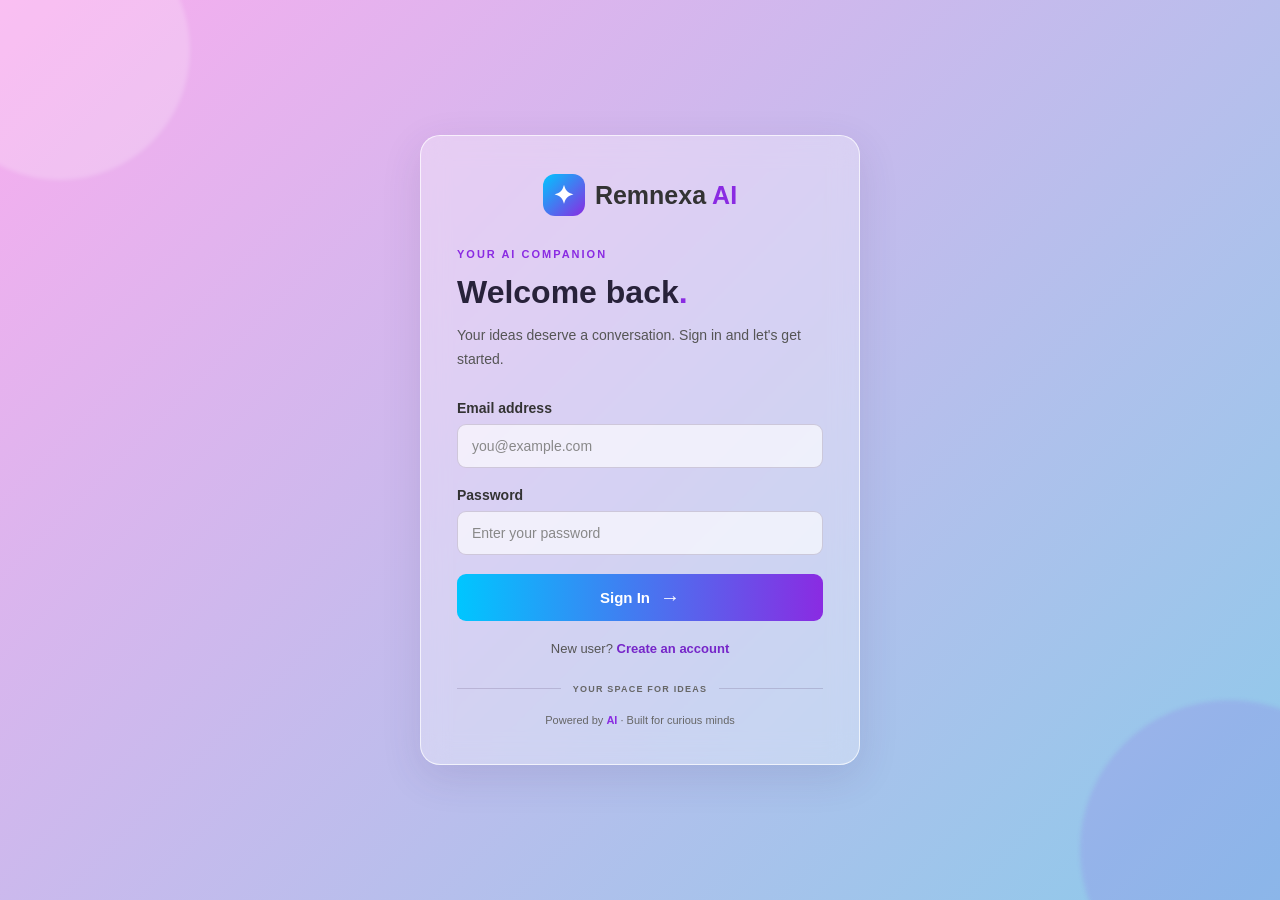
<file: index.html>
<!DOCTYPE html>
<html lang="en">
<head>
    <meta charset="UTF-8">
    <meta name="viewport" content="width=device-width, initial-scale=1.0">
    <title>Remnexa AI</title>
    <link rel="stylesheet" href="style.css">
</head>
<body>

    <div class="app-layout">

        <!-- LEFT SIDEBAR -->
        <aside class="sidebar" id="sidebar">

            <div class="sidebar-header">
                <div class="sidebar-logo">
                    <img src="logo.png" alt="Remnexa AI">
                    <h2>Remnexa AI</h2>
                </div>

              <!--  <button id="newChatBtn" type="button">
                    + New Chat
                </button>-->
            </div>

            <!--<h3 class="history-heading">Recent Chats</h3>

            <div id="conversationList" class="conversation-list">
          </div>-->

        </aside>

        <!-- RIGHT CHAT AREA -->
        <main class="chat-area">

            <div class="chat-header">
                <h2>Remnexa AI</h2>
            </div>

            <div id="chatbox">

            </div>

            <div id="D1">
                <input
                    id="userInput"
                    type="text"
                    placeholder="Type a message... OR speak"
                >

                <button
                    id="micBtn"
                    type="button"
                    onclick="startVoiceInput()"
                >
                    🎤
                </button>

                <button id="sendBtn" type="button">
                    Send
                </button>
            </div>

        </main>

    </div>

    <script src="script.js"></script>

</body>
</html>
</file>
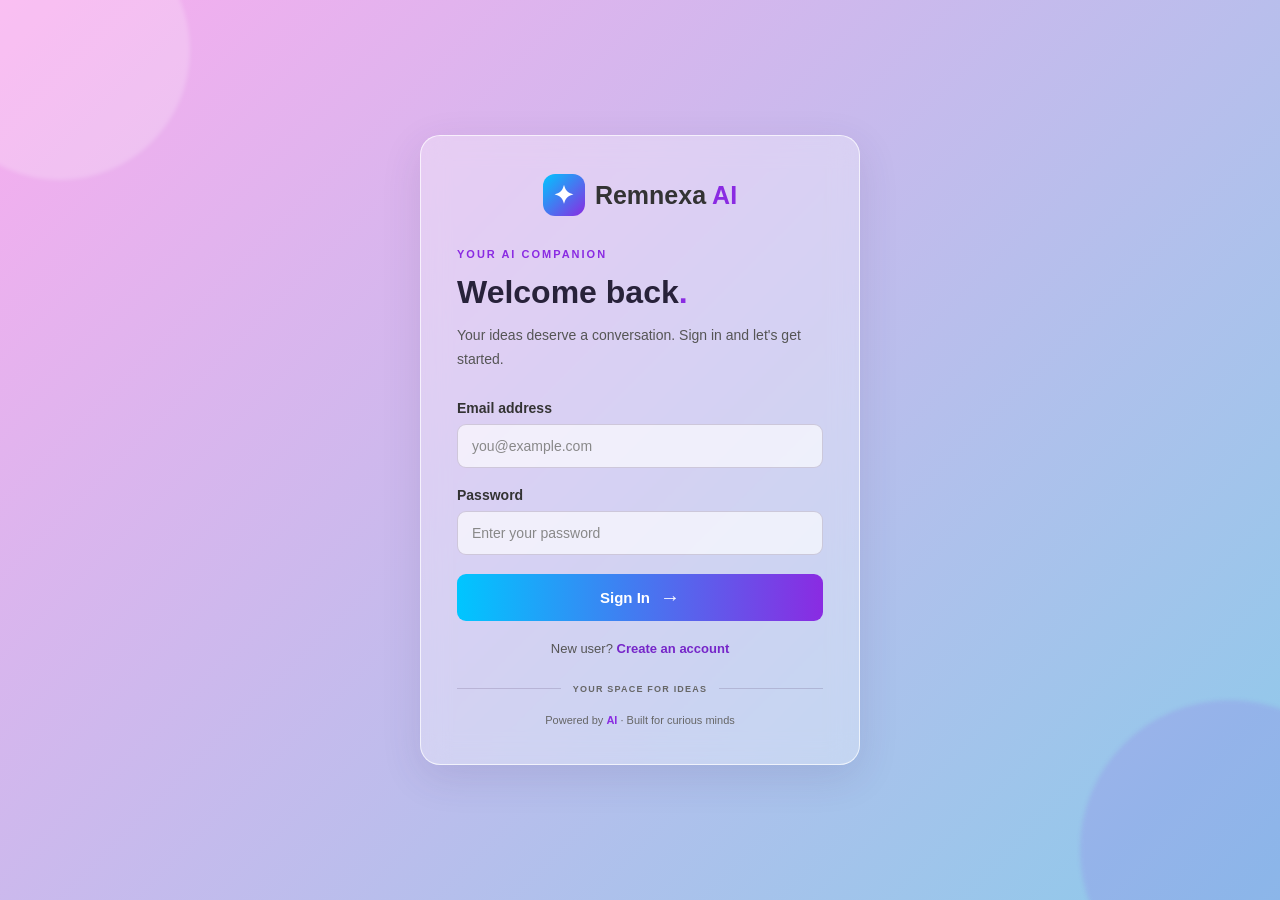
<file: login.html>
<!DOCTYPE html>
<html lang="en">

<head>
    <meta charset="UTF-8">
    <meta name="viewport" content="width=device-width, initial-scale=1.0">

    <title>Login | AI Chatbot</title>

    <link rel="stylesheet" href="login.css">
</head>

<body>

    <div class="background-shape shape-one"></div>
    <div class="background-shape shape-two"></div>

    <main class="login-container">

        <div class="logo">
            <div class="logo-icon">✦</div>
            <span>Remnexa <span class="ai-text">AI</span></span>
        </div>

        <div class="welcome-text">
            <p class="welcome-label">YOUR AI COMPANION</p>

            <h1>Welcome back<span class="purple-dot">.</span></h1>

            <p class="subtitle">
                Your ideas deserve a conversation.
                Sign in and let's get started.
            </p>
        </div>

        <form id="loginForm">

            <div class="input-group">
                <label for="email">Email address</label>

                <input type="email" id="email" placeholder="you@example.com" autocomplete="email" required>
            </div>

            <div class="input-group">
                <label for="password">Password</label>

                <input type="password" id="password" placeholder="Enter your password" autocomplete="current-password"
                    required>
            </div>

            <button type="submit" id="loginButton">
                <span>Sign In</span>
                <span class="button-arrow">→</span>
            </button>

        </form>

        <p id="message"></p>

        <p>
            New user?
            <a href="register.html">Create an account</a>
        </p>


        <p id="message" role="status" aria-live="polite"></p>

        <div class="divider">
            <span></span>
            <p>YOUR SPACE FOR IDEAS</p>
            <span></span>
        </div>

        <p class="footer-text">
            Powered by <strong>AI</strong> · Built for curious minds
        </p>

    </main>

    <script src="login.js"></script>

</body>

</html>
</file>
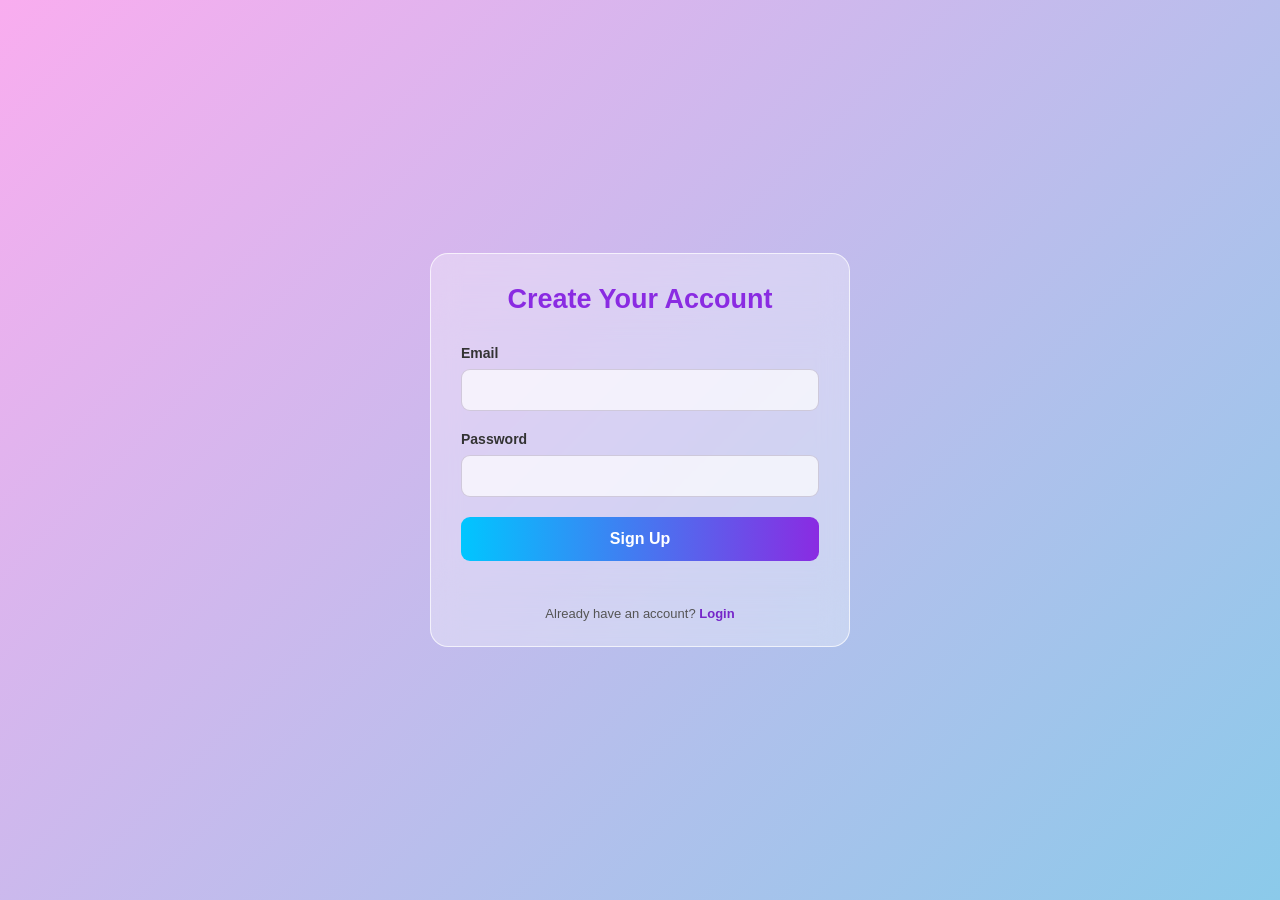
<file: register.html>
<!DOCTYPE html>
<html lang="en">
<head>
    <meta charset="UTF-8">
    <meta name="viewport" content="width=device-width, initial-scale=1.0">
    <link rel="stylesheet" href="resistration.css">
    <title>Remnexa AI - Sign Up</title>
</head>
<body>
    <h2>Create Your Account</h2>

    <form id="registerForm">
        <label for="email">Email</label>
        <input type="email" id="email" required>

        <br><br>

        <label for="password">Password</label>
        <input type="password" id="password" required minlength="8">

        <br><br>

        <button type="submit">Sign Up</button>
    </form>

    <p id="message"></p>
    <p>Already have an account? <a href="login.html">Login</a></p>

    <script src="register.js"></script>
</body>
</html>
</file>
<file: style.css>
* {
    box-sizing: border-box;
}

html,
body {
    width: 100%;
    height: 100%;
    margin: 0;
    padding: 0;
}

body {
    font-family: Arial, sans-serif;
    background: linear-gradient(135deg, rgb(249, 173, 239), #8bcaea);
    background-attachment: fixed;
    overflow: hidden;
}

/* Main layout */
.app-layout {
    display: flex;
    flex-direction: row;
    align-items: stretch;
    width: 100%;
    height: 100vh;
    overflow: hidden;
}

/* Left sidebar */
.sidebar {
    flex: 0 0 270px;
    width: 270px;
    height: 100%;
    padding: 20px 14px;
    background: #151821;
    color: white;
    display: flex;
    flex-direction: column;
    gap: 18px;
    overflow: hidden;
}

.sidebar-header {
    display: flex;
    flex-direction: column;
    gap: 16px;
    flex-shrink: 0;
}

.sidebar-logo {
    display: flex;
    align-items: center;
    gap: 10px;
}

.sidebar-logo img {
    width: 38px;
    height: 38px;
    object-fit: contain;
}

.sidebar-logo h2 {
    margin: 0;
    font-size: 19px;
}

#newChatBtn {
    width: 100%;
    padding: 12px;
    margin: 0;
    background: #252a36;
    border: 1px solid #414654;
    border-radius: 10px;
    color: white;
    cursor: pointer;
    text-align: left;
}

#newChatBtn:hover {
    background: #343b4b;
}

.history-heading {
    margin: 4px 0 0;
    font-size: 13px;
    color: #a9afbd;
    flex-shrink: 0;
}

.conversation-list {
    display: flex;
    flex-direction: column;
    gap: 6px;
    overflow-y: auto;
    min-height: 0;
}

.conversation-item {
    padding: 11px;
    border-radius: 8px;
    color: #e4e7ee;
    cursor: pointer;
    overflow: hidden;
    text-overflow: ellipsis;
    white-space: nowrap;
}

.conversation-item:hover,
.conversation-item.active {
    background: #2b3040;
}

/* Right chat area */
.chat-area {
    flex: 1 1 auto;
    min-width: 0;
    height: 100%;
    display: flex;
    flex-direction: column;
    overflow: hidden;
}

.chat-header {
    flex-shrink: 0;
    padding: 15px 20px;
    border-bottom: 1px solid rgba(255, 255, 255, 0.5);
}

.chat-header h2 {
    margin: 0;
    font-size: 20px;
    color: #333;
}

/* Chat messages area */
#chatbox {
    flex: 1 1 auto;
    width: 100%;
    min-width: 0;
    min-height: 0;
    padding: 20px;
    margin: 0;
    border: 1px solid #ccc;
    border-radius: 8px;

    background: linear-gradient(
        45deg,
        #00C6FF,
        #8A2BE2,
        #FF6EC7,
        #00C6FF
    );
    background-size: 400% 400%;
    animation: gradientMove 6s ease infinite;
    backdrop-filter: blur(10px);

    display: flex;
    flex-direction: column;
    gap: 10px;

    overflow-y: auto;
    overflow-x: hidden;
    position: relative;
    isolation: isolate;
}

#chatbox::before {
    content: "";
    position: absolute;
    inset: 0;
    border-radius: 8px;
    background: linear-gradient(
        45deg,
        #00C6FF,
        #8A2BE2,
        #FF6EC7,
        #00C6FF
    );
    background-size: 400% 400%;
    animation: gradientMove 6s ease infinite;
    z-index: -1;
    pointer-events: none;
}

@keyframes gradientMove {
    0% {
        background-position: 0% 50%;
    }

    50% {
        background-position: 100% 50%;
    }

    100% {
        background-position: 0% 50%;
    }
}

/* User message */
.user {
    align-self: flex-end;
    width: fit-content;
    max-width: 85%;
    min-width: 0;
    padding: 8px;
    margin: 0;
    background-color: #00C6FF;
    color: #fff;
    text-align: right;
    border-radius: 10px;
    white-space: pre-wrap;
    overflow-wrap: anywhere;
}

/* AI message */
.bot {
    align-self: flex-start;
    width: fit-content;
    max-width: 100%;
    min-width: 0;
    flex-shrink: 0;
    padding: 8px;
    margin: 0;
    background-color: #8A2BE2;
    color: #fff;
    text-align: left;
    border-radius: 10px;
    white-space: pre-wrap;
    overflow-wrap: anywhere;
}

/* Message input row */
#D1 {
    display: flex;
    align-items: center;
    gap: 8px;
    width: 100%;
    padding: 15px 20px;
    flex-shrink: 0;
}

#userInput {
    flex: 1 1 auto;
    min-width: 0;
    width: auto;
    margin: 0;
    padding: 10px;
    border-radius: 5px;
    border: 1px solid #aaa;
    outline: none;
}

#userInput:focus {
    border-color: #8A2BE2;
}

/* Buttons */
button {
    flex-shrink: 0;
    width: auto;
    padding: 8px 12px;
    margin: 0;
    border: none;
    background: linear-gradient(90deg, #00C6FF, #8A2BE2);
    color: white;
    border-radius: 5px;
    cursor: pointer;
}

button:hover {
    background: peru;
}

/* Login page styles, if used */
.login-box {
    width: 350px;
    max-width: 100%;
    padding: 30px;
    background: rgba(255, 255, 255, 0.3);
    backdrop-filter: blur(10px);
    border: 1px solid white;
    border-radius: 15px;
    box-shadow: 0 5px 20px rgba(0, 0, 0, 0.1);
}

h1 {
    text-align: center;
    color: #8A2BE2;
    margin-bottom: 5px;
}

.subtitle {
    text-align: center;
    color: #444;
    margin-bottom: 30px;
}

h2 {
    color: #333;
}

.description {
    text-align: center;
    color: #555;
    font-size: 14px;
    margin-bottom: 25px;
}

label {
    display: block;
    margin-bottom: 8px;
    color: #333;
}

.login-box input {
    width: 100%;
    padding: 10px;
    margin-bottom: 20px;
    border: 1px solid #aaa;
    border-radius: 6px;
    box-sizing: border-box;
}

#message {
    text-align: center;
    overflow-wrap: anywhere;
    font-size: 14px;
}

.footer {
    text-align: center;
    color: #555;
    font-size: 12px;
    margin-top: 25px;
}

/* Responsive layout */
@media (max-width: 650px) {
    .sidebar {
        flex-basis: 160px;
        width: 160px;
        padding: 12px 8px;
    }

    .sidebar-logo {
        flex-wrap: wrap;
    }

    .sidebar-logo h2 {
        font-size: 16px;
    }

    .chat-header {
        padding: 12px;
    }

    #chatbox {
        padding: 12px;
    }

    #D1 {
        padding: 10px;
        gap: 5px;
    }

    #D1 button {
        padding: 8px;
    }
}

@media (max-width: 400px) {
    .sidebar {
        flex-basis: 125px;
        width: 125px;
        padding: 10px 6px;
    }

    .sidebar-logo img {
        width: 28px;
        height: 28px;
    }

    .sidebar-logo h2 {
        font-size: 14px;
    }
}
/* Sidebar same pink-blue background */
.sidebar {
    background: linear-gradient(
        135deg,
        rgb(249, 173, 239),
        #8bcaea
    );
    color: #333;
    border-right: 1px solid rgba(255, 255, 255, 0.5);
}

/* Sidebar text */
.sidebar-logo h2 {
    color: #8A2BE2;
}

.history-heading {
    color: #444;
}

/* New Chat button */
#newChatBtn {
    background: linear-gradient(90deg, #00C6FF, #8A2BE2);
    border: none;
    color: white;
}

#newChatBtn:hover {
    background: linear-gradient(90deg, #8A2BE2, #00C6FF);
}

/* Recent chat items */
.conversation-item {
    color: #333;
}

.conversation-item:hover,
.conversation-item.active {
    background: rgba(255, 255, 255, 0.35);
}

/* History boxes */
.conversation-item {
    background: rgba(255, 255, 255, 0.25);
    color: #333;
    border: 1px solid rgba(255, 255, 255, 0.4);
    border-radius: 8px;
}

/* Hover and selected history box */
.conversation-item:hover,
.conversation-item.active {
    background: linear-gradient(
        90deg,
        rgba(0, 198, 255, 0.35),
        rgba(138, 43, 226, 0.25)
    );
    color: #333;
}

/* Remnexa AI logo */
.sidebar-logo {
    display: flex;
    align-items: center;
    gap: 12px;
    width: 100%;
}
.sidebar-logo img {
    width: 65px;
    height: 65px;
    object-fit: contain;
}



.sidebar-logo h2 {
    margin: 0;
    font-size: 19px;
    white-space: nowrap;
}
</file>
<file: login.css>
* {
    margin: 0;
    padding: 0;
    box-sizing: border-box;
}

/* Page background */
body {
    font-family: Arial, sans-serif;
    min-height: 100vh;
    display: flex;
    justify-content: center;
    align-items: center;
    padding: 25px 15px;
    position: relative;
    overflow-x: hidden;

    background: linear-gradient(
        135deg,
        rgb(249, 173, 239),
        #8bcaea
    );
}

/* Decorative background shapes */
.background-shape {
    position: fixed;
    border-radius: 50%;
    filter: blur(2px);
    pointer-events: none;
    z-index: 0;
}

.shape-one {
    width: 260px;
    height: 260px;
    top: -80px;
    left: -70px;
    background: rgba(255, 255, 255, 0.22);
}

.shape-two {
    width: 300px;
    height: 300px;
    right: -100px;
    bottom: -100px;
    background: rgba(138, 43, 226, 0.12);
}

/* Login card */
.login-container {
    position: relative;
    z-index: 1;

    width: 440px;
    max-width: 100%;
    padding: 38px 36px;

    background: rgba(255, 255, 255, 0.32);
    backdrop-filter: blur(14px);
    -webkit-backdrop-filter: blur(14px);

    border: 1px solid rgba(255, 255, 255, 0.7);
    border-radius: 20px;

    box-shadow: 0 12px 40px rgba(65, 40, 100, 0.12);
}

/* Logo */
.logo {
    display: flex;
    align-items: center;
    justify-content: center;
    gap: 10px;

    margin-bottom: 32px;

    color: #333;
    font-size: 25px;
    font-weight: bold;
}

.logo-icon {
    width: 42px;
    height: 42px;

    display: flex;
    justify-content: center;
    align-items: center;

    background: linear-gradient(135deg, #00C6FF, #8A2BE2);
    color: white;

    border-radius: 12px;
    font-size: 25px;
}

.ai-text {
    color: #8A2BE2;
}

/* Welcome section */
.welcome-text {
    margin-bottom: 28px;
}

.welcome-label {
    color: #8A2BE2;
    font-size: 11px;
    font-weight: bold;
    letter-spacing: 2px;
    margin-bottom: 12px;
}

.welcome-text h1 {
    color: #28223a;
    font-size: 32px;
    line-height: 1.25;
    margin-bottom: 12px;
}

.purple-dot {
    color: #8A2BE2;
}

.subtitle {
    color: #555;
    font-size: 14px;
    line-height: 1.7;
}

/* Form */
#loginForm {
    display: flex;
    flex-direction: column;
    gap: 19px;
}

.input-group {
    display: flex;
    flex-direction: column;
    gap: 8px;
}

.input-group label {
    color: #333;
    font-size: 14px;
    font-weight: 600;
}

.input-group input {
    width: 100%;
    min-width: 0;
    padding: 13px 14px;

    border: 1px solid rgba(100, 80, 120, 0.25);
    border-radius: 9px;

    background: rgba(255, 255, 255, 0.65);
    color: #333;

    font-family: inherit;
    font-size: 14px;
    outline: none;

    transition: border-color 0.2s, box-shadow 0.2s;
}

.input-group input::placeholder {
    color: #888;
}

.input-group input:focus {
    border-color: #8A2BE2;
    box-shadow: 0 0 0 3px rgba(138, 43, 226, 0.12);
}

/* Sign-in button */
#loginButton {
    width: 100%;
    min-height: 47px;
    padding: 12px 16px;

    display: flex;
    justify-content: center;
    align-items: center;
    gap: 10px;

    border: none;
    border-radius: 9px;

    background: linear-gradient(90deg, #00C6FF, #8A2BE2);
    color: white;

    font-size: 15px;
    font-weight: bold;
    font-family: inherit;

    cursor: pointer;
    transition: transform 0.2s, box-shadow 0.2s;
}

#loginButton:hover {
    background: linear-gradient(90deg, #8A2BE2, #00C6FF);
    box-shadow: 0 5px 15px rgba(138, 43, 226, 0.2);
    transform: translateY(-1px);
}

#loginButton:active {
    transform: translateY(0);
}

.button-arrow {
    font-size: 20px;
}

/* Login status message */
#message {
    color: #8A2BE2;
    font-size: 13px;
    text-align: center;
    overflow-wrap: anywhere;
    margin-top: 12px;
}

/* Register link */
.login-container > p:not(#message):not(.footer-text) {
    color: #555;
    font-size: 13px;
    text-align: center;
    margin-top: 20px;
}

.login-container a {
    color: #7626c9;
    font-weight: bold;
    text-decoration: none;
}

.login-container a:hover {
    text-decoration: underline;
}

/* Divider */
.divider {
    display: flex;
    align-items: center;
    gap: 12px;
    margin-top: 28px;
}

.divider span {
    flex: 1;
    height: 1px;
    background: rgba(80, 60, 100, 0.2);
}

.divider p {
    color: #666;
    font-size: 9px;
    font-weight: bold;
    letter-spacing: 1.2px;
    white-space: nowrap;
}

/* Footer */
.footer-text {
    color: #666;
    font-size: 11px;
    text-align: center;
    margin-top: 20px;
}

.footer-text strong {
    color: #8A2BE2;
}

/* Mobile responsive */
@media (max-width: 480px) {
    body {
        padding: 18px 12px;
    }

    .login-container {
        padding: 28px 22px;
        border-radius: 16px;
    }

    .logo {
        font-size: 22px;
        margin-bottom: 26px;
    }

    .welcome-text h1 {
        font-size: 28px;
    }

    .welcome-text {
        margin-bottom: 24px;
    }
}
</file>
<file: resistration.css>
* {
    margin: 0;
    padding: 0;
    box-sizing: border-box;
}

/* Page background */
body {
    font-family: Arial, sans-serif;
    min-height: 100vh;

    display: flex;
    justify-content: center;
    align-items: center;

    padding: 25px 15px;

    background: linear-gradient(
        135deg,
        rgb(249, 173, 239),
        #8bcaea
    );
}

/* Registration card */
body > h2,
body > form,
body > #message,
body > p {
    position: relative;
}

/* Centered glass card */
body {
    flex-direction: column;
}

body > h2,
#registerForm,
#message,
body > p {
    width: 420px;
    max-width: 100%;
}

body > h2 {
    padding: 30px 30px 10px;
    background: rgba(255, 255, 255, 0.32);
    backdrop-filter: blur(14px);
    -webkit-backdrop-filter: blur(14px);

    border: 1px solid rgba(255, 255, 255, 0.7);
    border-bottom: none;
    border-radius: 18px 18px 0 0;

    color: #8A2BE2;
    text-align: center;
    font-size: 27px;
}

/* Form area */
#registerForm {
    padding: 20px 30px 30px;

    background: rgba(255, 255, 255, 0.32);
    backdrop-filter: blur(14px);
    -webkit-backdrop-filter: blur(14px);

    border: 1px solid rgba(255, 255, 255, 0.7);
    border-top: none;
    border-bottom: none;
}

/* Labels */
#registerForm label {
    display: block;
    margin-bottom: 8px;

    color: #333;
    font-size: 14px;
    font-weight: 600;
}

/* Inputs */
#registerForm input {
    display: block;
    width: 100%;
    padding: 12px 14px;
    margin-bottom: 20px;

    background: rgba(255, 255, 255, 0.7);
    border: 1px solid rgba(100, 80, 120, 0.25);
    border-radius: 9px;

    color: #333;
    font-family: inherit;
    font-size: 14px;
    outline: none;

    transition: border-color 0.2s, box-shadow 0.2s;
}

#registerForm input:focus {
    border-color: #8A2BE2;
    box-shadow: 0 0 0 3px rgba(138, 43, 226, 0.12);
}

#registerForm input::placeholder {
    color: #888;
}

/* Sign up button */
#registerForm button {
    display: block;
    width: 100%;
    padding: 13px;
    margin-top: 5px;

    border: none;
    border-radius: 9px;

    background: linear-gradient(90deg, #00C6FF, #8A2BE2);
    color: white;

    font-size: 16px;
    font-weight: bold;
    font-family: inherit;

    cursor: pointer;
    transition: transform 0.2s, box-shadow 0.2s;
}

#registerForm button:hover {
    background: linear-gradient(90deg, #8A2BE2, #00C6FF);
    box-shadow: 0 5px 15px rgba(138, 43, 226, 0.2);
    transform: translateY(-1px);
}

/* Remove default line breaks from layout */
#registerForm br {
    display: none;
}

/* Status message */
#message {
    padding: 0 30px;
    background: rgba(255, 255, 255, 0.32);
    color: #8A2BE2;
    font-size: 13px;
    text-align: center;
    overflow-wrap: anywhere;
}

/* Login link area */
body > p:last-of-type {
    padding: 15px 25px 25px;

    background: rgba(255, 255, 255, 0.32);
    backdrop-filter: blur(14px);
    -webkit-backdrop-filter: blur(14px);

    border: 1px solid rgba(255, 255, 255, 0.7);
    border-top: none;
    border-radius: 0 0 18px 18px;

    color: #555;
    text-align: center;
    font-size: 13px;
}

body > p a {
    color: #7626c9;
    font-weight: bold;
    text-decoration: none;
}

body > p a:hover {
    text-decoration: underline;
}

/* Mobile responsive */
@media (max-width: 480px) {
    body > h2 {
        padding: 25px 20px 10px;
        font-size: 24px;
    }

    #registerForm {
        padding: 20px;
    }

    #message {
        padding: 0 20px;
    }

    body > p:last-of-type {
        padding: 15px 15px 22px;
    }
}
</file>
